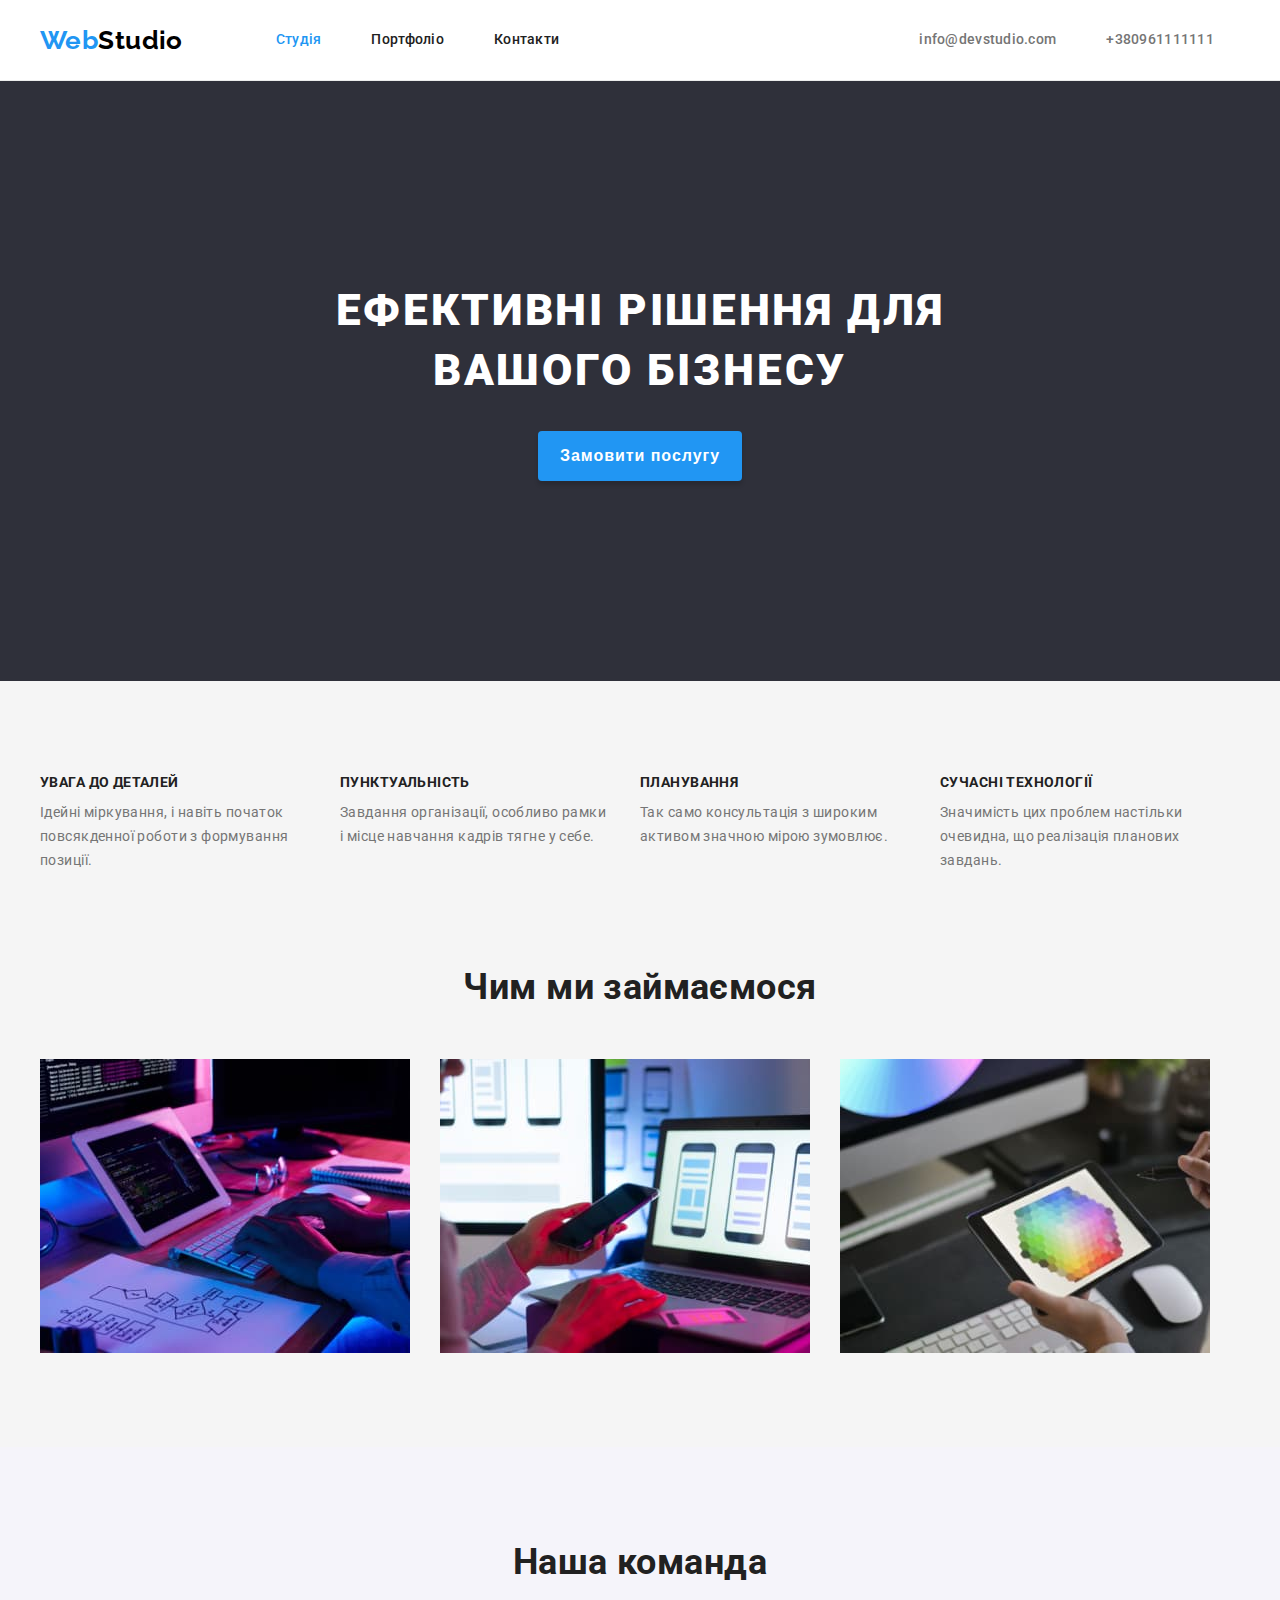
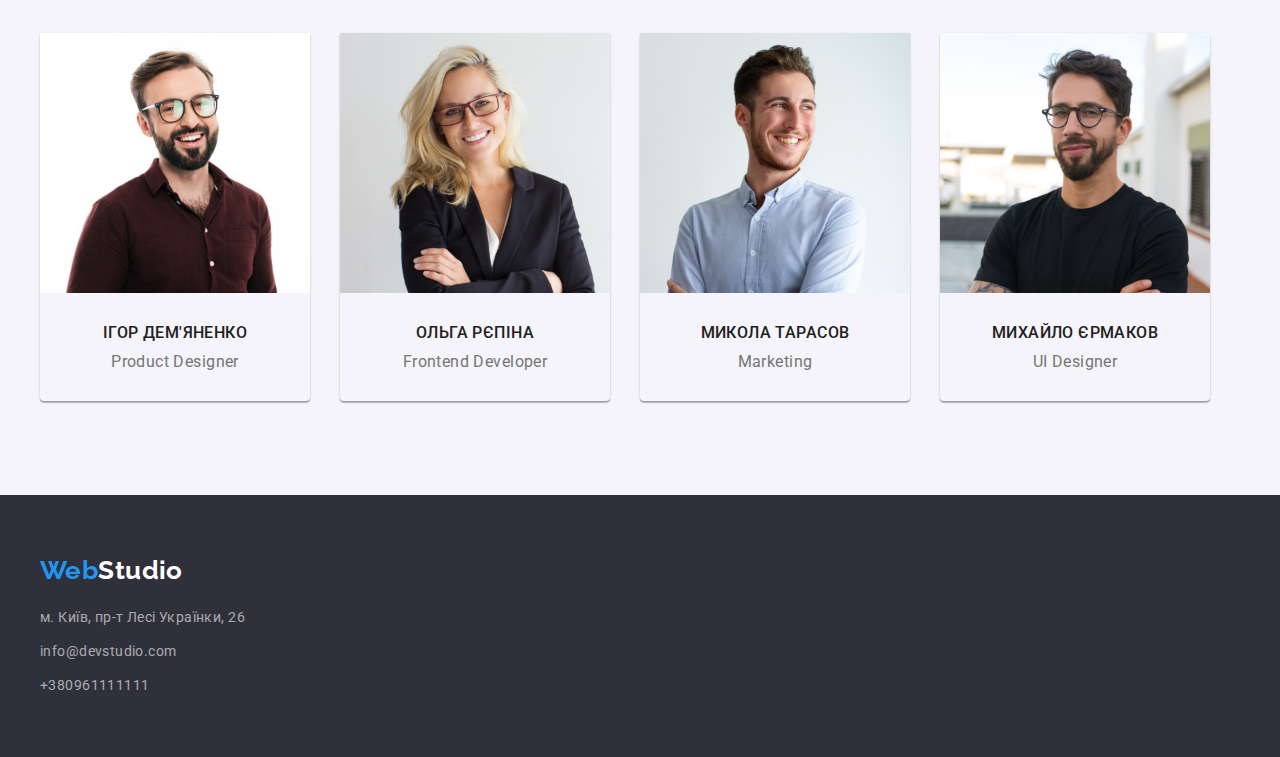
<file: index.html>
<!DOCTYPE html>
<html lang="en">
  <head>
    <meta charset="UTF-8" />
    <meta http-equiv="X-UA-Compatible" content="IE=edge" />
    <meta name="viewport" content="width=device-width, initial-scale=1.0" />

    <link rel="preconnect" href="https://fonts.googleapis.com" />
    <link rel="preconnect" href="https://fonts.gstatic.com" crossorigin />
    <link
      href="https://fonts.googleapis.com/css2?family=Raleway:wght@700&family=Roboto:wght@300;400;500;700;900&display=swap"
      rel="stylesheet" />
    <link
      rel="stylesheet"
      href="https://cdnjs.cloudflare.com/ajax/libs/modern-normalize/1.1.0/modern-normalize.min.css"
      integrity="sha512-wpPYUAdjBVSE4KJnH1VR1HeZfpl1ub8YT/NKx4PuQ5NmX2tKuGu6U/JRp5y+Y8XG2tV+wKQpNHVUX03MfMFn9Q=="
      crossorigin="anonymous"
      referrerpolicy="no-referrer" />
    <link rel="stylesheet" href="css/style.css" />

    <title>WebStudio</title>
  </head>
  <body>
    <header class="header">
      <div class="container page-header">
        <nav class="nav-header">
          <a href="./index.html" class="logo"
            >Web<span class="logo_part">Studio</span></a
          >
          <ul class="site-nav">
            <li>
              <a href="#" class="nav-li active">Студія</a>
            </li>
            <li>
              <a href="./portfolio.html" class="nav-li">Портфоліо</a>
            </li>
            <li>
              <a href="#contacts" class="nav-li">Контакти</a>
            </li>
          </ul>
        </nav>
        <ul class="auth-nav">
          <li>
            <a href="mailto:info@devstudio.com" class="auth-nav-item"
              >info@devstudio.com</a
            >
          </li>
          <li>
            <a href="tel:+380961111111" class="auth-nav-item">+380961111111</a>
          </li>
        </ul>
      </div>
    </header>
    <main class="main">
      <section class="main-info">
        <div class="container">
          <h1 class="main-info-title">
            Ефективні рішення для <br />вашого бізнесу
          </h1>
          <button type="button" class="btn-primary">Замовити послугу</button>
        </div>
      </section>
      <section class="section-card features">
        <div class="container">
          <ul class="main-features">
            <li>
              <h3>УВАГА ДО ДЕТАЛЕЙ</h3>
              <p class="features-par">
                Ідейні міркування, і навіть початок повсякденної роботи з
                формування позиції.
              </p>
            </li>
            <li>
              <h3>ПУНКТУАЛЬНІСТЬ</h3>
              <p class="features-par">
                Завдання організації, особливо рамки і місце навчання кадрів
                тягне у себе.
              </p>
            </li>
            <li>
              <h3>ПЛАНУВАННЯ</h3>
              <p class="features-par">
                Так само консультація з широким активом значною мірою зумовлює.
              </p>
            </li>
            <li>
              <h3>СУЧАСНІ ТЕХНОЛОГІЇ</h3>
              <p class="features-par">
                Значимість цих проблем настільки очевидна, що реалізація
                планових завдань.
              </p>
            </li>
          </ul>
        </div>
      </section>

      <section class="section-card">
        <div class="container">
          <h2>Чим ми займаємося</h2>
          <ul class="images-boxes-row">
            <li>
              <img src="./images/box1.jpg" alt="Зображення1" width="370" />
            </li>
            <li>
              <img src="./images/box2.jpg" alt="Зображення2" width="370" />
            </li>
            <li>
              <img src="./images/box3.jpg" alt="Зображення3" width="370" />
            </li>
          </ul>
        </div>
      </section>
      <section class="section-card team">
        <div class="container">
          <h2>Наша команда</h2>
          <ul class="team-card-row">
            <li class="card">
              <img
                src="./images/person1.jpg"
                alt="ProductDesigner"
                width="270" />
              <div class="about-member">
                <h3 class="name-member">Ігор Дем'яненко</h3>
                <p class="prof">Product Designer</p>
              </div>
            </li>
            <li class="card">
              <img
                src="./images/person2.jpg"
                alt="Frontend Developer"
                width="270" />
              <div class="about-member">
                <h3 class="name-member">Ольга Рєпіна</h3>
                <p class="prof">Frontend Developer</p>
              </div>
            </li>
            <li class="card">
              <img src="./images/person3.jpg" alt="Marketing" width="270" />
              <div class="about-member">
                <h3 class="name-member">Микола Тарасов</h3>
                <p class="prof">Marketing</p>
              </div>
            </li>
            <li class="card">
              <img src="./images/person4.jpg" alt="UIDesigner" width="270" />
              <div class="about-member">
                <h3 class="name-member">Михайло Єрмаков</h3>
                <p class="prof">UI Designer</p>
              </div>
            </li>
          </ul>
        </div>
      </section>
    </main>
    <footer class="footer">
      <div class="container">
        <a href="./index.html" class="logo"
          >Web<span class="logo_part_footer">Studio</span></a
        >
        <address class="address" id="contacts">
          <ul class="address-li-block">
            <li class="address-li">
              <a
                href="https://www.google.com/maps/place/"
                target="_blank"
                rel="noopener noreferrer"
                class="footer-nav-li"
                >м. Київ, пр-т Лесі Українки, 26</a
              >
            </li>
            <li class="address-li-mail">
              <a href="mailto:info@devstudio.com" class="footer-nav-li"
                >info@devstudio.com</a
              >
            </li>
            <li class="address-li-tel">
              <a href="tel:+380961111111" class="footer-nav-li"
                >+380961111111</a
              >
            </li>
          </ul>
        </address>
      </div>
    </footer>
  </body>
</html>
</file>
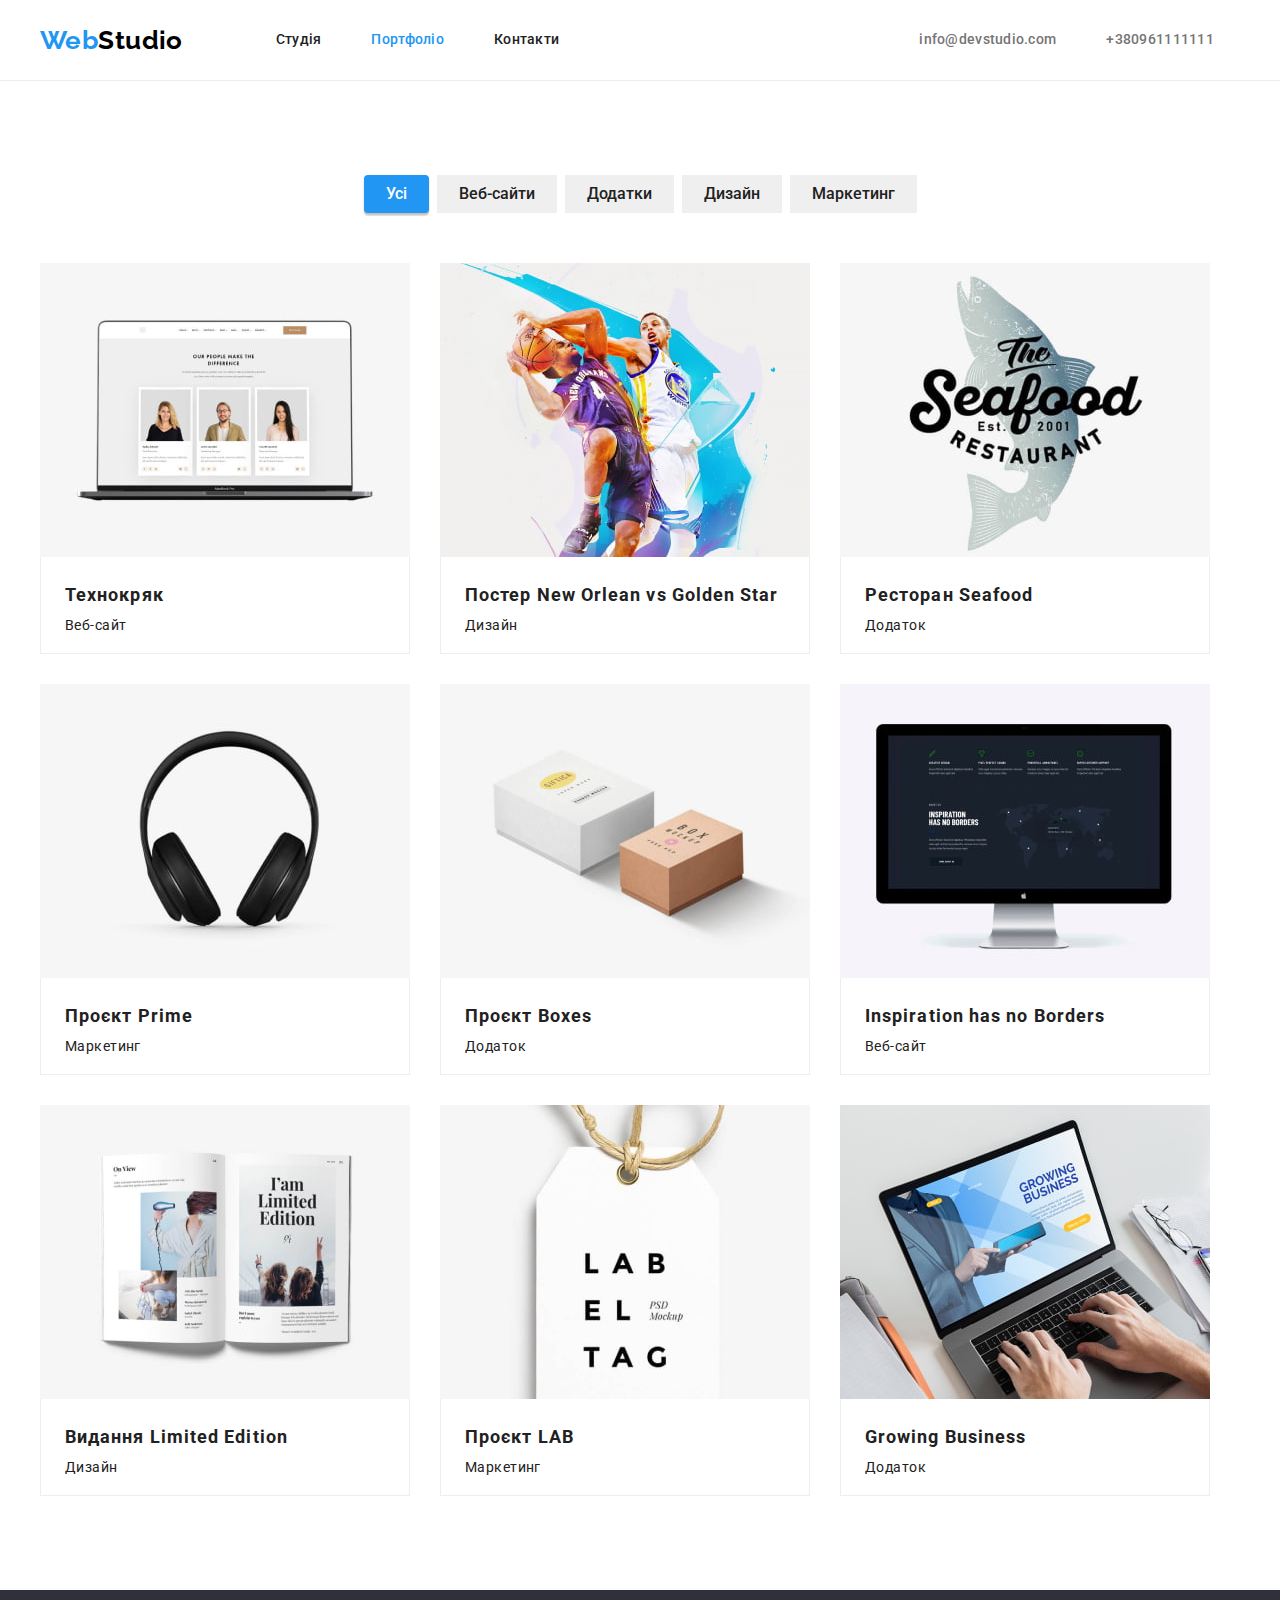
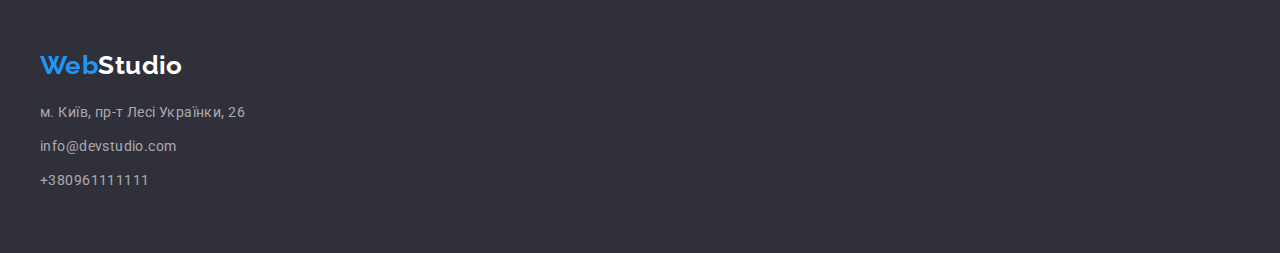
<file: portfolio.html>
<!DOCTYPE html>
<html lang="en">
  <head>
    <meta charset="UTF-8" />
    <meta http-equiv="X-UA-Compatible" content="IE=edge" />
    <meta name="viewport" content="width=device-width, initial-scale=1.0" />
    <link rel="preconnect" href="https://fonts.googleapis.com" />
    <link rel="preconnect" href="https://fonts.gstatic.com" crossorigin />
    <link
      href="https://fonts.googleapis.com/css2?family=Raleway:wght@700&family=Roboto:wght@300;400;500;700;900&display=swap"
      rel="stylesheet" />
    <link
      rel="stylesheet"
      href="https://cdnjs.cloudflare.com/ajax/libs/modern-normalize/1.1.0/modern-normalize.min.css"
      integrity="sha512-wpPYUAdjBVSE4KJnH1VR1HeZfpl1ub8YT/NKx4PuQ5NmX2tKuGu6U/JRp5y+Y8XG2tV+wKQpNHVUX03MfMFn9Q=="
      crossorigin="anonymous"
      referrerpolicy="no-referrer" />
    <link rel="stylesheet" href="css/style.css" />
    <title>Portfolio</title>
  </head>
  <body>
    <header class="header">
      <div class="container page-header">
        <nav class="nav-header">
          <a href="./index.html" class="logo"
            >Web<span class="logo_part">Studio</span></a
          >
          <ul class="site-nav">
            <li>
              <a href="./index.html" class="nav-li">Студія</a>
            </li>
            <li>
              <a href="./portfolio.html" class="nav-li active">Портфоліо</a>
            </li>
            <li>
              <a href="#contacts" class="nav-li">Контакти</a>
            </li>
          </ul>
        </nav>
        <ul class="auth-nav">
          <li>
            <a href="mailto:info@devstudio.com" class="auth-nav-item"
              >info@devstudio.com</a
            >
          </li>
          <li>
            <a href="tel:+380961111111" class="auth-nav-item">+380961111111</a>
          </li>
        </ul>
      </div>
    </header>
    <main>
      <section class="main_portfolio">
        <div class="container main_portfolio-position">
            <ul class="button-ul button-section">
              <li>
                <button type="button" class="button-list btn_active">
                  Усі
                </button>
              </li>
              <li>
                <button type="button" class="button-list">Веб-сайти</button>
              </li>
              <li>
                <button type="button" class="button-list">Додатки</button>
              </li>
              <li>
                <button type="button" class="button-list">Дизайн</button>
              </li>
              <li>
                <button type="button" class="button-list">Маркетинг</button>
              </li>
            </ul>
         
            <ul class="card_table portfolio_section"">
              <li class="portfolio_card">
                <img src="./images/img1.jpg" width="370" alt="card1" />
                <div class="about-portfolio-card">
                  <h2>Технокряк</h2>
                  <p>Веб-сайт</p>
                </div>
              </li>
              <li class="portfolio_card">
                <img src="./images/img2.jpg" width="370" alt="card2" />
                <div class="about-portfolio-card">
                  <h2>Постер New Orlean vs Golden Star</h2>
                  <p>Дизайн</p>
                </div>
              </li>
              <li class="portfolio_card">
                <img src="./images/img3.jpg" width="370" alt="card3" />
                <div class="about-portfolio-card">
                  <h2>Ресторан Seafood</h2>
                  <p>Додаток</p>
                </div>
              </li>
              <li class="portfolio_card">
                <img src="./images/img4.jpg" width="370" alt="card4" />
                <div class="about-portfolio-card">
                  <h2>Проєкт Prime</h2>
                  <p>Маркетинг</p>
                </div>
              </li>
              <li class="portfolio_card">
                <img src="./images/img5.jpg" width="370" alt="card5" />
                <div class="about-portfolio-card">
                  <h2>Проєкт Boxes</h2>
                  <p>Додаток</p>
                </div>
              </li>
              <li class="portfolio_card">
                <img src="./images/img6.jpg" width="370" alt="card6" />
                <div class="about-portfolio-card">
                  <h2>Inspiration has no Borders</h2>
                  <p>Веб-сайт</p>
                </div>
              </li>
              <li class="portfolio_card">
                <img src="./images/img7.jpg" width="370" alt="card7" />
                <div class="about-portfolio-card">
                  <h2>Видання Limited Edition</h2>
                  <p>Дизайн</p>
                </div>
              </li>
              <li class="portfolio_card">
                <img src="./images/img8.jpg" width="370" alt="card8" />
                <div class="about-portfolio-card">
                  <h2>Проєкт LAB</h2>
                  <p>Маркетинг</p>
                </div>
              </li>
              <li class="portfolio_card">
                <img src="./images/img9.jpg" width="370" alt="card9" />
                <div class="about-portfolio-card">
                  <h2>Growing Business</h2>
                  <p>Додаток</p>
                </div>
              </li>
            </ul>
          
        </div>
      </section>
    </main>

    <footer class="footer">
      <div class="container">
        <a href="./index.html" class="logo"
          >Web<span class="logo_part_footer">Studio</span></a
        >
        <address class="address" id="contacts">
          <ul class="address-li-block">
            <li class="address-li">
              <a
                href="https://www.google.com/maps/place/"
                target="_blank"
                rel="noopener noreferrer"
                class="footer-nav-li"
                >м. Київ, пр-т Лесі Українки, 26</a
              >
            </li>
            <li class="address-li-mail">
              <a href="mailto:info@devstudio.com" class="footer-nav-li"
                >info@devstudio.com</a
              >
            </li>
            <li class="address-li-tel">
              <a href="tel:+380961111111" class="footer-nav-li"
                >+380961111111</a
              >
            </li>
          </ul>
        </address>
      </div>
    </footer>
  </body>
</html>
</file>
<file: css/style.css>
:root {
  --background-h-f: #2f303a;
  --background-section: #f5f5f5;
  --background-team: #f5f4fa;
  --dark-grey-color: #212121;
  --light-grey-color: #757575;
  --white-color: #ffffff;
  --blue-color: #2196f3;
}

h1,
h2,
h3,
p {
  margin-top: 0;
  margin-bottom: 0;
}
ul {
  margin-top: 0;
  margin-bottom: 0;
  padding-left: 0;
  list-style: none;
}
body {
  font-size: 14px;
  font-family: "Roboto", sans-serif;
  font-size: 14px;
  letter-spacing: 0.03em;
  font-weight: 400;
  color: var(--dark-grey-color);

  margin: 0 auto;
}

.container {
  width: 1200px;
  margin: 0 auto;
  padding: 0 15px;
}
.section-card {
  margin: 0 auto;
  padding: 94px 0;
  text-align: center;
  background-color: var(--background-section);
}
h2 {
  font-weight: 700;
  font-size: 36px;
  line-height: 1.17;
  text-align: center;
  color: var(--dark-grey-color);
  margin-bottom: 50px;
}
img {
  display: block;
}

/* TODO header */
.header {
  background: var(--white-color);
  border-bottom: 1px solid #ececec;
}
.page-header {
  display: flex;
}

.nav-header {
  display: flex;
  align-items: center;
  margin-right: 360px;
}
.logo {
  font-family: "Raleway";
  font-style: bold;
  font-weight: 700;
  font-size: 26px;
  line-height: 1.19;
  color: var(--blue-color);
  text-decoration: none;
  margin-right: 93px;
}
.logo .logo_part {
  color: #000000;
}

.site-nav {
  display: flex;
  font-weight: 500;
  line-height: 1.14;
  letter-spacing: 0.02em;
  align-items: center;
  gap: 50px;
}
.nav-li {
  text-decoration: none;
  color: var(--dark-grey-color);
  padding: 32px 0;
}

.active,
.nav-li:hover,
.nav-li:focus,
.auth-nav-li:hover,
.auth-nav-li:focus {
  color: var(--blue-color);
}
.auth-nav {
  display: flex;
  color: var(--dark-grey-color);
  align-items: center;
}
.auth-nav li:last-child {
  margin-left: 50px;
}
.auth-nav-item {
  display: block;
  text-decoration: none;
  font-weight: 500;
  line-height: 1.14;
  letter-spacing: 0.02em;
  color: var(--light-grey-color);
  padding: 32px 0;
}

/* TODO main section */

.main-info {
  display: flex;
  text-align: center;
  background: var(--background-h-f);
  color: var(--white-color);
  margin: 0 auto;
  padding: 200px 0;
}

.main-info-title {
  font-weight: 900;
  font-size: 44px;
  line-height: 1.36;
  letter-spacing: 0.06em;
  text-transform: uppercase;
  color: var(--white-color);
  max-width: 700px;
  margin: 0 auto 30px;
}

.btn-primary {
  padding: 10px 22px;
  background: var(--blue-color);
  box-shadow: 0px 4px 4px rgba(0, 0, 0, 0.15);
  border-radius: 4px;
  font-weight: 700;
  font-size: 16px;
  line-height: 1.88;
  letter-spacing: 0.06em;
  color: var(--white-color);
  border: var(--background-h-f);
}
.btn-primary:hover {
  background: #188ce8;
  border: var(--background-h-f);
  box-shadow: 0px 4px 4px rgba(0, 0, 0, 0.15);
  border-radius: 4px;
  cursor: pointer;
}

/* TODO features */
.features {
  padding-bottom: 0;
}
.main-features {
  display: flex;
}
.main-features > li {
  width: 270px;
}
.main-features li {
  list-style: none;
}
.main-features li:first-child,
.main-features li:nth-child(2),
.main-features li:nth-child(3) {
  margin-right: 30px;
}
h3 {
  font-weight: 700;
  font-size: 14px;
  line-height: 1.14;
  color: var(--dark-grey-color);
  margin-bottom: 10px;
  text-transform: uppercase;
  text-align: left;
}
.features-par {
  line-height: 1.71;
  color: var(--light-grey-color);
  text-align: left;
}

/* TODO images-row */

.images-boxes-row {
  display: flex;
  gap: 30px;
}

/* TODO team */

.team {
  text-align: center;
  padding: 94px 0;
  background: var(--background-team);
}
.card {
  width: 270px;
  box-shadow: 0px 1px 3px rgba(0, 0, 0, 0.12), 0px 1px 1px rgba(0, 0, 0, 0.14),
    0px 2px 1px rgba(0, 0, 0, 0.2);
  border-radius: 0px 0px 4px 4px;
}
.team-card-row {
  margin: 0;
  display: flex;
  gap: 30px;
  list-style: none;
  margin-top: 50px;
}

.about-member {
  padding: 30px 10px;
}

.name-member {
  font-weight: 500;
  font-size: 16px;
  line-height: 1.19;
  text-align: center;
  color: var(--dark-grey-color);
}
.prof {
  font-size: 16px;
  line-height: 1.19;
  text-align: center;
  color: var(--light-grey-color);
}
/* TODO footer */
.footer {
  background: var(--background-h-f);
  padding: 60px 0;
}

.logo .logo_part_footer {
  display: inline-block;
  color: var(--white-color);
}
.address {
  font-style: normal;
  margin-top: 20px;
}

.address-li-block {
  display: block;
  margin: 0;
  padding: 0;
  list-style: none;
}
.address-li-mail,
.address-li-tel {
  margin-top: 10px;
}
.footer-nav-li {
  line-height: 1.71;
  color: rgba(255, 255, 255, 0.6);
  text-decoration: none;
}

.footer-nav-li:hover,
.footer-nav-li:focus {
  color: var(--blue-color);
}
/* !!!!!!!!!!!!!!!!!!!!!!!!!!!!!!!!!! PORTFOLIO PAGE  */
.main_portfolio {
  padding: 94px 0;
}
.main_portfolio-position {
  display: flex;
  flex-direction: column;
}

.button-section {
  display: flex;
  margin-bottom: 50px;
}
.button-ul {
  display: flex;
  justify-content: center;
  gap: 8px;
}
.button-list {
  list-style: none;
  padding: 6px 22px;
  font-weight: 500;
  font-size: 16px;
  line-height: 1.62;
  text-align: center;
  color: var(--dark-grey-color);
  text-decoration: none;
  border: none;
  font-family: inherit;
  cursor: pointer;
}

.btn_active,
.button-list:hover,
.button-list:focus {
  background: var(--blue-color);
  box-shadow: 0px 3px 1px rgba(0, 0, 0, 0.1), 0px 1px 2px rgba(0, 0, 0, 0.08),
    0px 2px 2px rgba(0, 0, 0, 0.12);
  border-radius: 4px;
  font-weight: 500;
  font-size: 16px;
  line-height: 1.62;
  color: var(--white-color);
}

.card_table {
  display: flex;
  flex-wrap: wrap;
  gap: 30px;
  list-style: none;
}
.portfolio_card {
  background: var(--white-color);
}
.about-portfolio-card {
  padding: 20px 24px;
  border-left: 1px solid #eeeeee;
  border-right: 1px solid #eeeeee;
  border-bottom: 1px solid #eeeeee;
}
.portfolio_card h2 {
  font-weight: 700;
  font-size: 18px;
  line-height: 2;
  color: var(--dark-grey-color);
  letter-spacing: 0.06em;
  margin-bottom: 4px;
  text-align: left;
}
.portfolio_card > p {
  font-size: 16px;
  line-height: 1.88;
  color: var(--light-grey-color);
}
</file>
